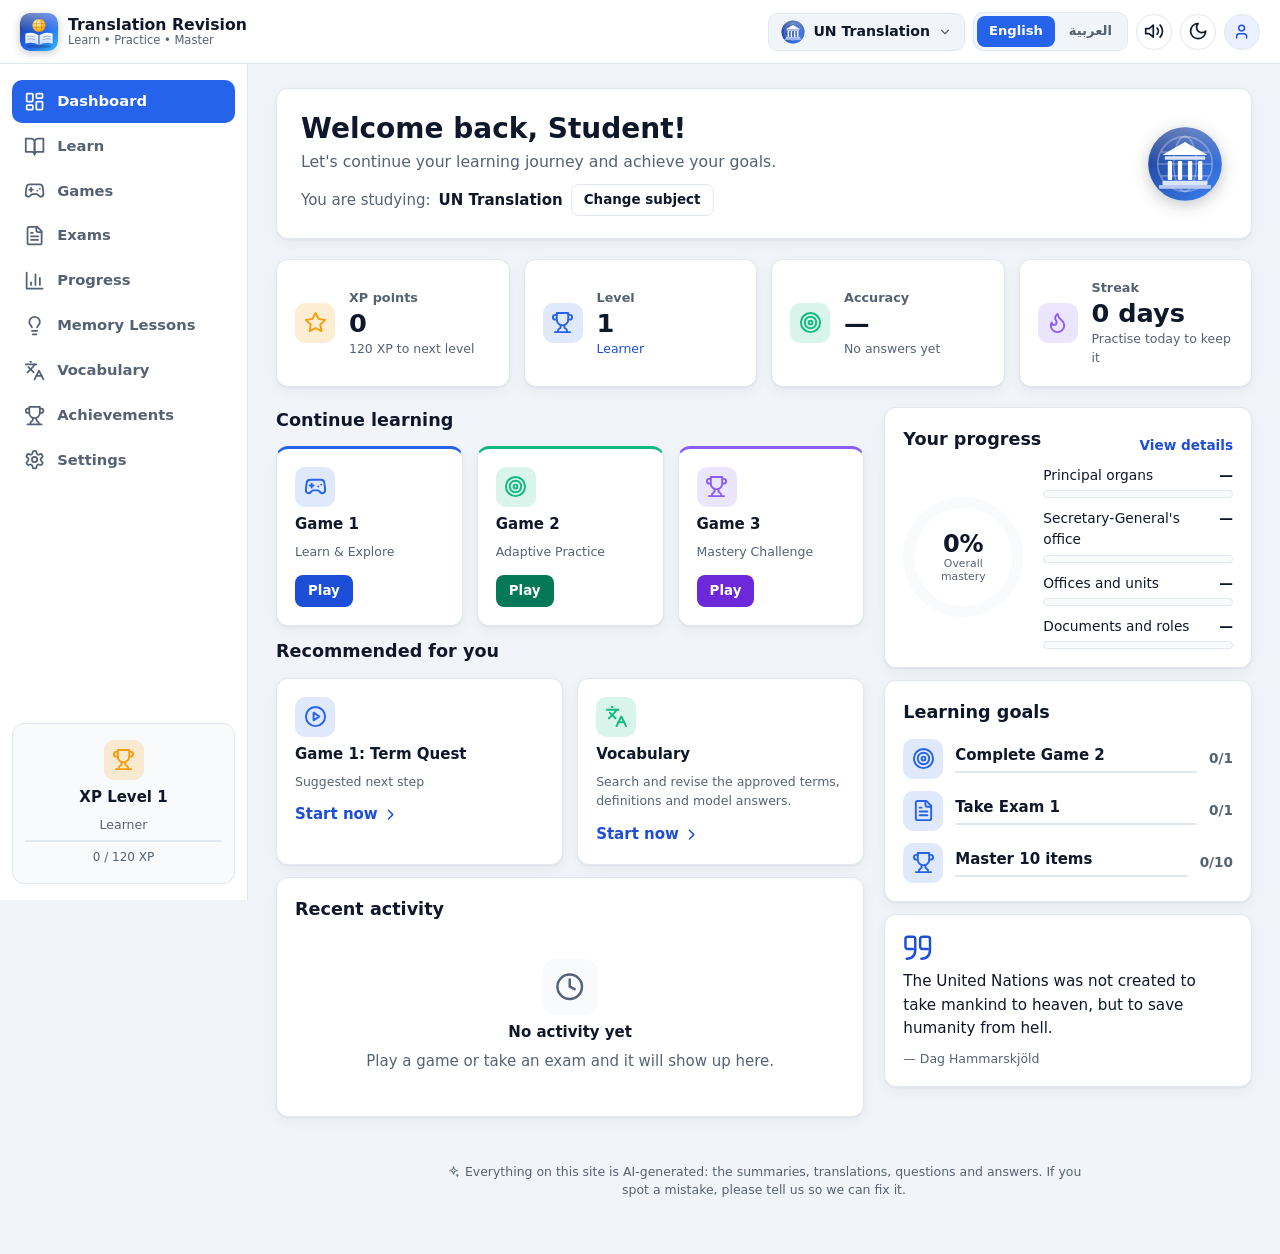
<file: index.html>
<!doctype html>
<html lang="en" dir="ltr">
<head>
  <meta charset="utf-8">
  <meta name="viewport" content="width=device-width, initial-scale=1">
  <meta name="description" content="Translation Revision: an offline, bilingual study game for UN and tourist translation.">
  <meta name="theme-color" content="#2563eb">
  <meta name="color-scheme" content="light dark">
  <title>Translation Revision</title>
  <link rel="manifest" href="manifest.webmanifest">
  <link rel="icon" href="icon.svg" type="image/svg+xml">
  <link rel="stylesheet" href="css/style.css">
</head>
<body>
  <a class="skip" href="#app">Skip to content</a>
  <header id="hdr" class="topbar"></header>
  <div class="shell">
    <aside id="side" class="side" aria-label="Main"></aside>
    <main id="app" class="app"></main>
  </div>
  <nav id="nav" class="bottomnav" aria-label="Main"></nav>
  <div id="toasts" class="toasts" aria-live="polite"></div>
  <noscript><p style="padding:2rem">This study site needs JavaScript. It works offline, and your progress stays on your device.</p></noscript>

  <!-- Classic scripts in dependency order (no modules, no fetch: works from file://). -->
  <script src="js/data/terms.js"></script>
  <script src="js/data/questions.js"></script>
  <script src="js/data/answer-keys.js"></script>
  <script src="js/data/resources.js"></script>
  <script src="js/data/lessons.js"></script>
  <script src="js/data/tourist/terms.js"></script>
  <script src="js/data/tourist/content.js"></script>
  <script src="js/data/tourist/reading.js"></script>
  <script src="js/data/tourist/definitions.js"></script>
  <script src="js/data/tourist/help.js"></script>
  <script src="js/data/interp/gaps.js"></script>
  <script src="js/data/interp/bank.js"></script>
  <script src="js/data/interp/videos.js"></script>
  <script src="js/data/interp/videos-ar.js"></script>
  <script src="js/data/interp/content.js"></script>
  <script src="js/data/discourse/content.js"></script>
  <script src="js/data/research/ch1.js"></script>
  <script src="js/data/research/ch2.js"></script>
  <script src="js/data/research/ch3.js"></script>
  <script src="js/data/research/ch4.js"></script>
  <script src="js/data/research/content.js"></script>
  <script src="js/data/scientific/terms.js"></script>
  <script src="js/data/scientific/reading.js"></script>
  <script src="js/data/scientific/content.js"></script>
  <script src="js/data/sports/ch5.js"></script>
  <script src="js/data/sports/ch6.js"></script>
  <script src="js/data/sports/ch7.js"></script>
  <script src="js/data/sports/content.js"></script>
  <script src="js/subjects.js"></script>
  <script src="js/i18n.js"></script>
  <script src="js/i18n-ui.js"></script>
  <script src="js/icons.js"></script>
  <script src="js/check.js"></script>
  <script src="js/storage.js"></script>
  <script src="js/generator.js"></script>
  <script src="js/adaptive.js"></script>
  <script src="js/progress.js"></script>
  <script src="js/exam.js"></script>
  <script src="js/sfx.js"></script>
  <script src="js/fun.js"></script>
  <script src="js/art.js"></script>
  <script src="js/ui.js"></script>
  <script src="js/qview.js"></script>
  <script src="js/exam-ui.js"></script>
  <script src="js/games.js"></script>
  <script src="js/revise.js"></script>
  <script src="js/lessons-ui.js"></script>
  <script src="js/videos-ui.js"></script>
  <script src="js/reading-ui.js"></script>
  <script src="js/main.js"></script>
  <!-- Visit counter (GoatCounter: no cookies, no names; only which part of the site is opened). See SECURITY.md. -->
  <script src="js/visits.js"></script>
  <script data-goatcounter="https://ghost20051.goatcounter.com/count" async src="https://gc.zgo.at/count.js"></script>
</body>
</html>
</file>
<file: css/style.css>
/*
 * Design system. All colours live in the tokens below; light and dark are two themes of one design.
 * Fonts: installed fonts only (Inter / Cairo / Tajawal if the device has them, else system fonts). No CDN, no downloads.
 * Logical properties are used so RTL and LTR share one stylesheet.
 */
:root {
  --font: Inter, Poppins, "Segoe UI", system-ui, -apple-system, "Noto Sans", Roboto, Arial, sans-serif;
  --font-ar: Cairo, Tajawal, "Segoe UI", "Noto Sans Arabic", "Noto Naskh Arabic", Tahoma, sans-serif;
  --r-sm: 8px; --r: 12px; --r-lg: 16px; --bar-h: 64px; --side-w: 248px; --ctl-h: 40px;
  --blue: #2563eb; --green: #10b981; --purple: #8b5cf6; --amber: #f59e0b; --teal: #06b6d4; --pink: #ec4899;
  --ease: cubic-bezier(.2, .7, .2, 1);
  --solid-green: #047857; --solid-blue: #1d4ed8; --solid-purple: #6d28d9; --solid-red: #b91c1c;
}
:root, :root[data-theme="light"] {
  color-scheme: light;
  --bg: #f1f5f9; --surface: #ffffff; --surface-2: #f8fafc; --line: #e2e8f0; --text: #0f172a; --muted: #556274;
  --primary: #2563eb; --primary-d: #1d4ed8; --link: #1d4ed8; --on-primary: #ffffff; --primary-soft: #eaf0ff;
  --ok: #047857; --ok-bg: #e6f7f0; --bad: #b91c1c; --bad-bg: #fdecec; --warn: #92400e; --warn-bg: #fef3dc; --part-bg: #fff6d6;
  --shadow: 0 1px 2px rgba(15, 23, 42, .05), 0 4px 14px rgba(15, 23, 42, .05); --focus: #7c3aed;
}
:root[data-theme="dark"] {
  color-scheme: dark;
  --bg: #0b1120; --surface: #121a2e; --surface-2: #17213a; --line: #26324d; --text: #f1f5f9; --muted: #94a3b8;
  --primary: #7c3aed; --primary-d: #6d28d9; --link: #a78bfa; --on-primary: #ffffff; --primary-soft: #231b46;
  --ok: #34d399; --ok-bg: #0f2d24; --bad: #f87171; --bad-bg: #36171b; --warn: #fbbf24; --warn-bg: #33270d; --part-bg: #302a10;
  --shadow: 0 1px 2px rgba(0, 0, 0, .35), 0 6px 18px rgba(0, 0, 0, .28); --focus: #c4b5fd;
}
* { box-sizing: border-box; }
html { -webkit-text-size-adjust: 100%; scroll-behavior: smooth; }
body { margin: 0; background: var(--bg); color: var(--text); font-family: var(--font); font-size: 15px; line-height: 1.55; -webkit-font-smoothing: antialiased; }
html[lang="ar"] body, :lang(ar), [dir="rtl"] { font-family: var(--font-ar); }
html[lang="ar"] body { line-height: 1.8; }
.bidi { unicode-bidi: isolate; } [lang="ar"] { font-family: var(--font-ar); }
h1, h2, h3, p { margin: 0; } h1 { font-size: clamp(1.4rem, 2.6vw, 1.75rem); line-height: 1.25; font-weight: 700; } h2 { font-size: 1.1rem; font-weight: 700; margin-bottom: 12px; } h3 { font-size: .95rem; font-weight: 700; margin: 10px 0 6px; }
a { color: var(--link); text-decoration: none; }
:focus-visible { outline: 3px solid var(--focus); outline-offset: 2px; border-radius: 6px; }
.skip { position: absolute; inset-inline-start: -999px; } .skip:focus { inset-inline-start: 8px; top: 8px; background: var(--surface); padding: 8px 12px; z-index: 99; border-radius: 8px; }
html.theme-anim *, html.theme-anim *::before, html.theme-anim *::after { transition: background-color .3s ease, color .3s ease, border-color .3s ease, fill .3s ease !important; }

/* icons */
.ico { display: inline-flex; width: 1.15em; height: 1.15em; flex: none; vertical-align: -.2em; } .ico svg { width: 100%; height: 100%; display: block; }
[dir="rtl"] .ico.flip svg { transform: scaleX(-1); }
.ico-heart svg { fill: #ef4444; stroke: #ef4444; } .ico-heart.off svg { fill: none; stroke: var(--muted); }

/* top bar */
.topbar { position: sticky; top: 0; z-index: 30; height: var(--bar-h); display: flex; align-items: center; justify-content: space-between; gap: 12px; padding: 0 20px; background: var(--surface); border-block-end: 1px solid var(--line); }
.brand { display: flex; align-items: center; gap: 10px; color: var(--text); min-width: 0; }
.logo { width: 38px; height: 38px; border-radius: 10px; display: grid; place-items: center; background: var(--primary); color: var(--on-primary); font-size: 1.3rem; flex: none; }
.bt { display: flex; flex-direction: column; line-height: 1.15; min-width: 0; } .bt b { font-size: .98rem; white-space: nowrap; } .bt small { color: var(--muted); font-size: .72rem; white-space: nowrap; }
.tools { display: flex; align-items: center; gap: 8px; }
.seg { display: inline-flex; padding: 3px; gap: 2px; background: var(--bg); border: 1px solid var(--line); border-radius: 10px; }
.seg button { font: inherit; font-size: .82rem; font-weight: 600; border: 0; background: transparent; color: var(--muted); padding: 5px 12px; border-radius: 8px; cursor: pointer; transition: background .15s, color .15s; }
.seg button.on { background: var(--primary); color: var(--on-primary); } .seg button:hover:not(.on) { color: var(--text); }
.seg.wide { display: flex; } .seg.wide button { flex: 1; padding: 9px 12px; font-size: .9rem; }
.icon-btn { font: inherit; font-size: 1.1rem; display: inline-grid; place-items: center; width: 36px; height: 36px; background: transparent; border: 0; color: var(--muted); cursor: pointer; border-radius: 10px; transition: background .15s, color .15s; }
.icon-btn:hover { background: var(--bg); color: var(--text); } .icon-btn.round { border: 1px solid var(--line); border-radius: 50%; color: var(--text); background: var(--surface); }
.avatar { width: 36px; height: 36px; border-radius: 50%; display: grid; place-items: center; background: var(--primary-soft); color: var(--link); border: 1px solid var(--line); }

/* shell */
.shell { display: grid; grid-template-columns: var(--side-w) minmax(0, 1fr); max-width: 1440px; margin: 0 auto; }
.side { position: sticky; top: var(--bar-h); height: calc(100vh - var(--bar-h)); display: flex; flex-direction: column; gap: 16px; padding: 16px 12px; border-inline-end: 1px solid var(--line); background: var(--surface); }
.side-nav { display: flex; flex-direction: column; gap: 2px; overflow-y: auto; }
.side-nav a, .sheet-link { display: flex; align-items: center; gap: 12px; padding: 10px 12px; border-radius: 10px; color: var(--muted); font-weight: 600; font-size: .92rem; transition: background .15s, color .15s; }
.side-nav a .ico { font-size: 1.15rem; }
.side-nav a:hover, .sheet-link:hover { background: var(--bg); color: var(--text); } .side-nav a.on { background: var(--primary); color: var(--on-primary); }
.levelcard { margin-top: auto; display: flex; flex-direction: column; align-items: center; gap: 6px; text-align: center; padding: 16px 12px; border: 1px solid var(--line); border-radius: var(--r); background: var(--surface-2); }
.levelcard small { color: var(--muted); } .levelcard .bar { width: 100%; } .xpnum { font-size: .75rem; }
.app { padding: 24px 28px 48px; min-width: 0; }
.view { animation: viewIn .25s var(--ease); } @keyframes viewIn { from { opacity: 0; transform: translateY(6px); } to { opacity: 1; transform: none; } }
.page { display: flex; flex-direction: column; gap: 20px; } .page.narrow { max-width: 680px; margin-inline: auto; width: 100%; }
.pagehead { display: flex; justify-content: space-between; align-items: flex-end; gap: 12px; flex-wrap: wrap; }
.bottomnav { display: none; }
body.exam-mode .side, body.exam-mode .bottomnav { display: none; } body.exam-mode .shell { grid-template-columns: minmax(0, 1fr); max-width: 860px; } body.exam-mode .view { animation: none; }

/* primitives */
.card { background: var(--surface); border: 1px solid var(--line); border-radius: var(--r); padding: 18px; box-shadow: var(--shadow); }
.stack { display: flex; flex-direction: column; gap: 12px; }
.row { display: flex; gap: 10px; flex-wrap: wrap; align-items: center; } .row.between { justify-content: space-between; } .row.end { justify-content: flex-end; } .row.center { justify-content: center; } .row.grow > :first-child { flex: 1; min-width: 180px; }
.grid2 { display: grid; grid-template-columns: repeat(auto-fit, minmax(260px, 1fr)); gap: 14px; } .grid3 { display: grid; grid-template-columns: repeat(auto-fit, minmax(220px, 1fr)); gap: 14px; } .grid4 { display: grid; grid-template-columns: repeat(auto-fit, minmax(200px, 1fr)); gap: 14px; }
.grid3.tight { grid-template-columns: repeat(auto-fit, minmax(150px, 1fr)); }
.cols { display: grid; grid-template-columns: minmax(0, 1.6fr) minmax(0, 1fr); gap: 20px; align-items: start; }
.muted { color: var(--muted); } .small { font-size: .85rem; } .lead { color: var(--muted); font-size: .98rem; margin-top: 4px; } .center { text-align: center; }
.link { display: inline-flex; align-items: center; gap: 4px; font-weight: 600; color: var(--link); }
.note { background: var(--part-bg); padding: 10px 14px; border-radius: var(--r-sm); }
.tip { display: flex; gap: 10px; align-items: flex-start; background: var(--warn-bg); color: var(--text); padding: 10px 12px; border-radius: var(--r-sm); margin: 8px 0; } .tip .ico { color: var(--warn); margin-top: 3px; }
.pill { display: inline-block; padding: 1px 10px; border-radius: 999px; background: var(--surface-2); border: 1px solid var(--line); font-size: .78rem; font-weight: 600; margin: 2px; } .pill.warn { background: var(--warn-bg); color: var(--warn); border-color: transparent; } .pill.good { background: var(--ok-bg); color: var(--ok); border-color: transparent; }
.chip { display: inline-flex; align-items: center; gap: 5px; padding: 3px 11px; border-radius: 999px; background: var(--surface-2); border: 1px solid var(--line); font-weight: 600; font-size: .88rem; } .chip.big { font-size: 1.05rem; } .chip.low, .timer.low { color: var(--bad); }

.btn { font: inherit; font-weight: 600; font-size: .92rem; min-height: var(--ctl-h); border: 1px solid transparent; border-radius: 10px; padding: 0 16px; cursor: pointer; display: inline-flex; align-items: center; justify-content: center; gap: 8px; transition: background .15s, transform .12s, box-shadow .15s, border-color .15s; }
.btn:hover:not(:disabled) { transform: translateY(-1px); box-shadow: var(--shadow); } .btn:active:not(:disabled) { transform: none; } .btn:disabled { opacity: .45; cursor: not-allowed; }
.btn.primary { background: var(--primary); color: var(--on-primary); } .btn.primary:hover:not(:disabled) { background: var(--primary-d); }
.btn.ghost { background: var(--surface); border-color: var(--line); color: var(--text); } .btn.ghost:hover:not(:disabled) { border-color: var(--link); }
.btn.ok, .btn.green { background: var(--solid-green); color: #fff; } .btn.blue { background: var(--solid-blue); color: #fff; } .btn.purple { background: var(--solid-purple); color: #fff; }
.btn.bad, .btn.danger { background: var(--solid-red); color: #fff; } .btn.part, .btn.warn { background: var(--amber); color: #1a1202; }
.btn.big { min-height: 48px; padding: 0 24px; font-size: 1rem; } .btn.small { min-height: 32px; padding: 0 12px; font-size: .84rem; border-radius: 8px; }
label { font-weight: 600; font-size: .9rem; }
select, .txt { font: inherit; min-height: var(--ctl-h); padding: 8px 12px; border-radius: 10px; border: 1px solid var(--line); background: var(--surface); color: var(--text); width: 100%; }
.txt:focus, select:focus { border-color: var(--link); outline: 3px solid color-mix(in srgb, var(--focus) 35%, transparent); outline-offset: 0; }
.txt.area { resize: vertical; min-height: 120px; }

.tile { display: inline-grid; place-items: center; width: 40px; height: 40px; border-radius: 10px; font-size: 1.25rem; flex: none; background: var(--primary-soft); color: var(--link); }
.tile.blue { background: color-mix(in srgb, var(--blue) 14%, transparent); color: var(--blue); } .tile.green { background: color-mix(in srgb, var(--green) 16%, transparent); color: var(--green); }
.tile.purple { background: color-mix(in srgb, var(--purple) 16%, transparent); color: var(--purple); } .tile.amber { background: color-mix(in srgb, var(--amber) 18%, transparent); color: var(--amber); }
.tile.slate { background: var(--surface-2); color: var(--muted); } .tile.big { width: 56px; height: 56px; font-size: 1.6rem; border-radius: 14px; }
.big-emoji { display: grid; place-items: center; width: 52px; height: 52px; border-radius: 14px; background: var(--primary-soft); color: var(--link); font-size: 1.6rem; }
.bar { height: 8px; background: var(--surface-2); border-radius: 999px; overflow: hidden; border: 1px solid var(--line); flex: 1; min-width: 80px; }
.bar .fill { height: 100%; background: var(--primary); border-radius: 999px; transition: width .5s var(--ease); } .bar.good .fill { background: var(--green); } .bar.warn .fill { background: var(--amber); }
.bar.timebar .fill { transition: width 1s linear; background: var(--purple); } .bar.timebar.low .fill { background: var(--bad); }

/* dashboard */
.welcome { display: flex; justify-content: space-between; align-items: center; gap: 16px; padding: 22px 24px; }
.emblem { display: grid; place-items: center; width: 84px; height: 84px; border-radius: 50%; background: var(--primary-soft); color: var(--link); font-size: 2.6rem; flex: none; }
.stat { display: flex; align-items: center; gap: 14px; } .stat .sbody { display: flex; flex-direction: column; min-width: 0; } .stat small { color: var(--muted); font-size: .8rem; font-weight: 600; }
.stat .num { font-size: 1.6rem; line-height: 1.2; font-weight: 700; font-variant-numeric: tabular-nums; } .ssub { font-size: .78rem; } .ssub.muted { color: var(--muted); } .ssub.green { color: var(--ok); } .ssub.blue { color: var(--link); }
.gcard { display: flex; flex-direction: column; align-items: flex-start; gap: 6px; } .gcard .btn { margin-top: 8px; } .gcard.tone-blue { border-top: 3px solid var(--blue); } .gcard.tone-green { border-top: 3px solid var(--green); } .gcard.tone-purple { border-top: 3px solid var(--purple); }
.rcard { display: flex; flex-direction: column; align-items: flex-start; gap: 6px; color: var(--text); transition: border-color .15s, transform .15s; } .rcard:hover { border-color: var(--link); transform: translateY(-2px); } .rcard .link { margin-top: 6px; }
.progress-split { display: flex; align-items: center; gap: 20px; flex-wrap: wrap; } .catlist { flex: 1; min-width: 180px; display: flex; flex-direction: column; gap: 10px; }
.catrow { display: grid; grid-template-columns: 1fr auto; gap: 4px 10px; font-size: .86rem; } .catrow .bar { grid-column: 1 / -1; }
.ring { --p: 0; width: 120px; height: 120px; border-radius: 50%; display: grid; place-content: center; text-align: center; background: conic-gradient(var(--primary) calc(var(--p) * 1%), var(--surface-2) 0); position: relative; flex: none; transition: background .5s; }
.ring::before { content: ""; position: absolute; inset: 11px; background: var(--surface); border-radius: 50%; } .ring span, .ring small { position: relative; } .ring span { font-size: 1.5rem; font-weight: 700; line-height: 1.1; } .ring small { color: var(--muted); font-size: .68rem; max-width: 70px; line-height: 1.2; }
.activity, .goals { list-style: none; padding: 0; margin: 0; display: flex; flex-direction: column; gap: 12px; }
.activity li, .goals li { display: flex; align-items: center; gap: 12px; } .activity li > div, .goals li > div { flex: 1; min-width: 0; display: flex; flex-direction: column; gap: 4px; } .when { white-space: nowrap; } .gcount { font-size: .85rem; color: var(--muted); }
.quote { display: flex; flex-direction: column; gap: 8px; } .quote > .ico { font-size: 1.6rem; color: var(--link); } .quote p { font-size: .95rem; }
.empty { display: flex; flex-direction: column; align-items: center; gap: 6px; text-align: center; padding: 24px 12px; }
.journey { list-style: none; display: grid; grid-template-columns: repeat(auto-fit, minmax(110px, 1fr)); gap: 10px; padding: 0; margin: 8px 0; }
.step a { display: flex; flex-direction: column; align-items: center; gap: 6px; color: var(--text); padding: 12px 6px; border-radius: var(--r); background: var(--surface); border: 1px solid var(--line); text-align: center; font-weight: 600; font-size: .84rem; }
.bubble { width: 38px; height: 38px; border-radius: 50%; display: grid; place-items: center; background: var(--surface-2); border: 2px solid var(--line); font-size: 1.1rem; color: var(--muted); }
.step.done .bubble { background: var(--solid-green); color: #fff; border-color: var(--solid-green); } .step.part .bubble { border-color: var(--amber); } .sc { color: var(--ok); }
.exrow { display: flex; align-items: center; gap: 12px; margin: 10px 0; } .exn { min-width: 130px; font-weight: 600; } .exv { min-width: 44px; text-align: end; font-weight: 700; } .delta { min-width: 52px; font-weight: 700; color: var(--muted); font-size: .85rem; }
.exam-card, .game-card, .mode { display: flex; flex-direction: column; gap: 8px; align-items: flex-start; } .exam-card .btn, .game-card .btn, .mode .btn { margin-top: auto; }
.list { padding-inline-start: 1.2rem; margin: .4rem 0; } .list li { margin: 6px 0; }
.ach-grid { display: grid; grid-template-columns: repeat(auto-fill, minmax(240px, 1fr)); gap: 12px; } .ach { display: flex; gap: 12px; align-items: center; box-shadow: none; } .ach:not(.got) { opacity: .65; } .ach.got { border-color: var(--amber); }

/* learn, vocabulary, media */
.res summary { cursor: pointer; font-weight: 700; display: flex; justify-content: space-between; gap: 8px; align-items: center; list-style: none; } .res summary::-webkit-details-marker { display: none; }
.res summary .rt { flex: 1; } .res .caret { transition: transform .2s; color: var(--muted); } .res[open] .caret { transform: rotate(90deg); } .res > p, .res > .tip, .res > .terms, .res > .media { margin-top: 10px; }
.terms { display: grid; grid-template-columns: repeat(auto-fit, minmax(240px, 1fr)); gap: 8px; }
.term { display: flex; justify-content: space-between; gap: 8px; padding: 8px 12px; border: 1px solid var(--line); border-radius: var(--r-sm); align-items: center; background: var(--surface-2); } .term .ar { font-weight: 700; }
.media video, .media audio { width: 100%; border-radius: var(--r-sm); background: #000; } .media audio { background: transparent; } .mediaempty { display: flex; gap: 8px; align-items: center; }
.quote.model, .quote.model-q, p.quote { border-inline-start: 3px solid var(--green); padding: 8px 12px; background: var(--surface-2); border-radius: 8px; }
.toolbar { display: flex; gap: 12px; flex-wrap: wrap; align-items: center; justify-content: space-between; }
.tabs { display: inline-flex; gap: 4px; padding: 4px; background: var(--surface); border: 1px solid var(--line); border-radius: 10px; max-width: 100%; overflow-x: auto; }
.tab { font: inherit; font-weight: 600; font-size: .88rem; border: 0; background: transparent; color: var(--muted); padding: 7px 14px; border-radius: 8px; cursor: pointer; white-space: nowrap; } .tab.on { background: var(--primary-soft); color: var(--link); }
.searchbox { position: relative; flex: 1; min-width: 200px; max-width: 360px; } .searchbox .ico { position: absolute; inset-inline-start: 12px; top: 50%; transform: translateY(-50%); color: var(--muted); } .searchbox .txt { padding-inline-start: 38px; }
.chips-row { display: flex; gap: 8px; flex-wrap: wrap; } .chips-row:empty { display: none; }
.chipbtn { font: inherit; font-size: .84rem; font-weight: 600; padding: 5px 12px; border-radius: 999px; border: 1px solid var(--line); background: var(--surface); color: var(--muted); cursor: pointer; } .chipbtn.on { background: var(--primary); border-color: var(--link); color: var(--on-primary); }
.vlist { display: flex; flex-direction: column; gap: 8px; }
.vrow { display: grid; grid-template-columns: 32px minmax(0, 1.2fr) minmax(0, 1fr) auto; gap: 12px; align-items: center; padding: 12px 16px; } .vrow.def { display: flex; gap: 14px; }
.vnum { color: var(--muted); font-size: .8rem; font-weight: 700; } .ven { font-weight: 600; display: flex; align-items: center; gap: 4px; } .var { font-weight: 700; font-size: 1.05rem; }
.mcard { display: flex; flex-direction: column; gap: 10px; }

/* questions */
.qbox { display: flex; flex-direction: column; gap: 16px; }
.qprompt { font-size: 1.25rem; font-weight: 600; line-height: 1.5; }
.qtype { font-size: .74rem; text-transform: uppercase; letter-spacing: .06em; color: var(--muted); font-weight: 700; margin-bottom: 8px; display: flex; gap: 6px; align-items: center; }
.opts { display: grid; gap: 10px; }
.opt { display: flex; gap: 12px; align-items: center; text-align: start; font: inherit; font-size: 1rem; min-height: 52px; padding: 10px 14px; border: 1.5px solid var(--line); background: var(--surface); color: var(--text); border-radius: var(--r); cursor: pointer; transition: border-color .12s, background .12s; }
.opt:hover:not(:disabled) { border-color: var(--link); }
.opt .letter { flex: none; width: 28px; height: 28px; border-radius: 50%; display: grid; place-items: center; background: var(--surface-2); border: 1px solid var(--line); font-weight: 700; font-size: .82rem; }
.opt.sel { border-color: var(--link); background: var(--primary-soft); } .opt.sel .letter { background: var(--primary); color: var(--on-primary); border-color: var(--link); }
.opt.right { border-color: var(--green); background: var(--ok-bg); } .opt.right .letter { background: var(--solid-green); color: #fff; border-color: var(--solid-green); } .opt.wrong { border-color: var(--bad); background: var(--bad-bg); animation: shake .35s; }
.opts.tf { grid-template-columns: 1fr 1fr; }
.feedback { display: none; padding: 12px 14px; border-radius: var(--r-sm); } .feedback.show { display: block; animation: viewIn .2s; } .feedback b { display: inline-flex; align-items: center; gap: 6px; }
.feedback.ok { background: var(--ok-bg); } .feedback.bad { background: var(--bad-bg); } .feedback.part { background: var(--part-bg); }
.hidden { display: none !important; } .reveal { display: flex; flex-direction: column; gap: 10px; }

/* exam: calm, distraction-free */
.exam-head { position: sticky; top: calc(var(--bar-h) + 8px); z-index: 5; display: flex; flex-direction: column; gap: 10px; padding: 12px 16px; }
.timer { font-weight: 700; font-variant-numeric: tabular-nums; display: inline-flex; gap: 6px; align-items: center; }
.qnav { display: flex; flex-wrap: wrap; gap: 6px; }
.dot { width: 34px; height: 34px; border-radius: 8px; border: 1px solid var(--line); background: var(--surface); color: var(--text); font-weight: 600; font-size: .85rem; cursor: pointer; }
.dot.done { background: var(--primary-soft); border-color: var(--link); color: var(--link); } .dot.cur { outline: 2px solid var(--primary); outline-offset: 1px; }
.qarea { min-height: 240px; }
.result { display: flex; gap: 22px; align-items: center; flex-wrap: wrap; } .result.center { flex-direction: column; text-align: center; }
.result .ring { width: 130px; height: 130px; }
.corr { border-inline-start: 4px solid var(--line); display: flex; flex-direction: column; gap: 8px; } .corr.ok { border-inline-start-color: var(--green); } .corr.bad { border-inline-start-color: var(--bad); } .corr.part { border-inline-start-color: var(--amber); } .corr.pending { border-inline-start-color: var(--purple); }
.corr .qprompt { font-size: 1.05rem; } .given.right { color: var(--ok); font-weight: 600; } .badge { font-size: 1.2rem; } .corr.ok .badge { color: var(--ok); } .corr.bad .badge { color: var(--bad); } .corr.part .badge { color: var(--amber); }
.rules { padding-inline-start: 1.2rem; margin: 0; } .rules li { margin: 4px 0; }

/* games */
.topbar-row h1, .row.topbar h1 { margin: 0; }
button.act { text-align: start; font: inherit; color: inherit; cursor: pointer; display: flex; flex-direction: column; gap: 6px; transition: transform .15s, border-color .15s; position: relative; align-items: flex-start; } button.act:hover { transform: translateY(-2px); border-color: var(--link); }
button.act .pill { position: absolute; inset-block-start: 12px; inset-inline-end: 12px; }
.flipcard { perspective: 900px; height: 250px; max-width: 520px; margin: 18px auto; cursor: pointer; } .flipcard .inner { position: relative; width: 100%; height: 100%; transition: transform .5s var(--ease); transform-style: preserve-3d; } .flipcard.flipped .inner { transform: rotateY(180deg); }
.face { position: absolute; inset: 0; backface-visibility: hidden; -webkit-backface-visibility: hidden; border-radius: var(--r-lg); display: flex; flex-direction: column; align-items: center; justify-content: center; gap: 10px; padding: 18px; text-align: center; box-shadow: var(--shadow); }
.front { background: var(--primary); color: var(--on-primary); } .front .icon-btn { color: var(--on-primary); } .back { background: var(--surface); border: 2px solid var(--primary); transform: rotateY(180deg); }
.big-term { font-size: clamp(1.3rem, 3.6vw, 1.8rem); font-weight: 700; display: flex; align-items: center; gap: 8px; flex-wrap: wrap; justify-content: center; }
.matchgrid { display: grid; grid-template-columns: 1fr 1fr; gap: 14px; margin-top: 12px; } .col { display: flex; flex-direction: column; gap: 10px; }
.mbtn { font: inherit; padding: 12px 10px; border-radius: var(--r); border: 1.5px solid var(--line); background: var(--surface); color: var(--text); cursor: pointer; min-height: 56px; transition: border-color .12s, background .12s; }
.mbtn:hover:not(.done) { border-color: var(--link); } .mbtn.sel { border-color: var(--link); background: var(--primary-soft); } .mbtn.done { background: var(--ok-bg); border-color: var(--green); opacity: .75; cursor: default; }
.shake { animation: shake .35s; border-color: var(--bad) !important; }
@keyframes shake { 20%, 60% { transform: translateX(-5px); } 40%, 80% { transform: translateX(5px); } }
.meter { font-weight: 600; display: flex; gap: 6px; align-items: center; } .blk { width: 26px; height: 12px; border-radius: 4px; background: var(--surface-2); border: 1px solid var(--line); } .blk.on { background: var(--green); border-color: var(--green); }
.lesson { display: flex; flex-direction: column; gap: 8px; } .lesson .big-term.ar { color: var(--link); }
.hearts { display: inline-flex; gap: 4px; font-size: 1.25rem; }
.boss { border-top: 3px solid var(--purple); }

/* toasts + dialogs */
.toasts { position: fixed; inset-inline: 0; bottom: 24px; display: flex; flex-direction: column; align-items: center; gap: 8px; pointer-events: none; z-index: 70; }
.toast { display: inline-flex; align-items: center; gap: 8px; background: var(--text); color: var(--bg); padding: 10px 16px; border-radius: 10px; font-weight: 600; box-shadow: var(--shadow); animation: viewIn .25s; transition: opacity .4s; } .toast.ach { background: var(--solid-purple); color: #fff; } .toast.out { opacity: 0; }
.overlay { position: fixed; inset: 0; background: rgba(8, 12, 24, .55); backdrop-filter: blur(2px); display: grid; place-items: center; z-index: 80; padding: 16px; } .dialog { max-width: 420px; width: 100%; animation: viewIn .2s; display: flex; flex-direction: column; gap: 16px; }
.sheet-wrap { align-items: end; padding: 0; } .sheet { width: 100%; max-width: 560px; border-radius: var(--r-lg) var(--r-lg) 0 0; padding: 12px; display: flex; flex-direction: column; gap: 2px; animation: sheetIn .22s var(--ease); } @keyframes sheetIn { from { transform: translateY(24px); opacity: 0; } to { transform: none; opacity: 1; } }
.sheet-link { font-size: 1rem; padding: 14px 12px; }
/* a sheet never grows past the visible screen (on phones the browser bars cover part of 100vh, hence dvh where supported): its list scrolls instead */
.sheet-wrap .sheet { max-height: calc(100vh - 16px); max-height: calc(100dvh - 16px); overflow-y: auto; overscroll-behavior: contain; -webkit-overflow-scrolling: touch; } .sheet > * { flex-shrink: 0; }

/* tablet */
@media (max-width: 1100px) { .cols { grid-template-columns: minmax(0, 1fr); } :root { --side-w: 212px; } .app { padding: 20px 20px 40px; } }
/* mobile: dedicated layout with bottom navigation */
@media (max-width: 860px) {
  .shell { grid-template-columns: minmax(0, 1fr); } .side { display: none; }
  .topbar { padding: 0 12px; } .bt small { display: none; } .avatar { display: none; }
  .app { padding: 16px 14px calc(88px + env(safe-area-inset-bottom)); }
  .bottomnav { display: flex; position: fixed; inset-inline: 0; bottom: 0; z-index: 40; background: var(--surface); border-block-start: 1px solid var(--line); padding: 6px 6px calc(6px + env(safe-area-inset-bottom)); }
  .bottomnav a, .bottomnav .morebtn { flex: 1; display: flex; flex-direction: column; align-items: center; gap: 2px; padding: 6px 2px; min-height: 52px; border-radius: 10px; color: var(--muted); font: inherit; font-size: .7rem; font-weight: 600; background: none; border: 0; cursor: pointer; }
  .bottomnav .ico { font-size: 1.3rem; } .bottomnav a.on, .bottomnav .morebtn.on { color: var(--link); background: var(--primary-soft); }
  .toasts { bottom: calc(84px + env(safe-area-inset-bottom)); }
  .welcome { padding: 16px; } .emblem { width: 56px; height: 56px; font-size: 1.7rem; }
  .vrow { grid-template-columns: 28px minmax(0, 1fr); } .vrow .var { grid-column: 2; } .vrow .pill { grid-column: 2; justify-self: start; }
  .exn { min-width: 84px; } .exam-head { top: calc(var(--bar-h) + 4px); }
  .qprompt { font-size: 1.12rem; } .opt { min-height: 54px; } .btn { min-height: 44px; } .btn.small { min-height: 36px; } .seg button { padding: 6px 10px; }
  body.exam-mode .app { padding-bottom: 32px; }
}
@media (max-width: 420px) { .bt b { font-size: .88rem; } .opts.tf { grid-template-columns: 1fr; } .matchgrid { gap: 8px; } .progress-split { justify-content: center; } }
@media (prefers-reduced-motion: reduce) { html.theme-anim *, *, *::before, *::after { animation: none !important; transition: none !important; scroll-behavior: auto !important; } }

/* memory lessons */
.lcard { display: grid; grid-template-columns: auto 1fr; gap: 6px 14px; align-items: center; color: var(--text); transition: border-color .15s, transform .15s; } .lcard:hover { border-color: var(--link); transform: translateY(-2px); }
.lcard .lbody { display: flex; flex-direction: column; } .lcard .pill, .lcard .link { grid-column: 2; justify-self: start; }
.lesson h1 { font-size: 1.3rem; } .lessonarea { min-height: 320px; }
.stepin { animation: viewIn .3s var(--ease); } .lstep { display: flex; flex-direction: column; gap: 14px; } .lcap { color: var(--muted); }
.lstep.say { flex-direction: row; align-items: flex-start; gap: 14px; } .bubble-t { flex: 1; background: var(--surface-2); border: 1px solid var(--line); border-radius: var(--r); padding: 14px 16px; font-size: 1.05rem; line-height: 1.7; }
.splits, .hooks, .blocks { display: flex; flex-direction: column; gap: 10px; }
.split, .hook, .cmpcol, .block { animation: viewIn .4s var(--ease) both; box-shadow: none; padding: 12px 14px; }
.sline { display: flex; align-items: center; gap: 8px; flex-wrap: wrap; } .chips { display: flex; gap: 6px; flex-wrap: wrap; }
.wchip { padding: 4px 12px; border-radius: 999px; font-weight: 700; font-size: .95rem; border: 1.5px solid transparent; }
.wchip.blue { background: color-mix(in srgb, var(--blue) 14%, transparent); border-color: var(--blue); color: var(--text); } .wchip.green { background: color-mix(in srgb, var(--green) 16%, transparent); border-color: var(--green); color: var(--text); }
.wchip.purple { background: color-mix(in srgb, var(--purple) 16%, transparent); border-color: var(--purple); color: var(--text); } .wchip.amber { background: color-mix(in srgb, var(--amber) 18%, transparent); border-color: var(--amber); color: var(--text); }
.hook { display: flex; gap: 12px; align-items: center; }
.cmp { display: grid; grid-template-columns: repeat(auto-fit, minmax(190px, 1fr)); gap: 12px; } .cmpcol { border-top: 3px solid var(--blue); } .cmpcol.tone-green { border-top-color: var(--green); } .cmpcol.tone-purple { border-top-color: var(--purple); } .cmpcol.tone-amber { border-top-color: var(--amber); }
.cmptitle { display: block; margin-bottom: 6px; font-size: 1.02rem; } .cmpcol ul { margin: 0; padding-inline-start: 1.1rem; } .cmpcol li { margin: 4px 0; }
.letterbadge { display: inline-grid; place-items: center; width: 40px; height: 40px; border-radius: 10px; font-weight: 800; font-size: 1.2rem; flex: none; color: #fff; background: var(--solid-blue); }
.letterbadge.green { background: var(--solid-green); } .letterbadge.purple { background: var(--solid-purple); } .letterbadge.amber { background: #92400e; } .letterbadge.big { width: 52px; height: 52px; font-size: 1.6rem; animation: viewIn .4s var(--ease) both; }
.acro { display: flex; gap: 8px; justify-content: center; flex-wrap: wrap; }
.block { display: flex; gap: 12px; align-items: flex-start; } .blabel { flex: none; padding: 2px 10px; border-radius: 999px; font-size: .78rem; font-weight: 700; background: var(--primary-soft); color: var(--link); } .ben { font-weight: 600; } .bar-hint { font-size: .9rem; }
.bigico { font-size: 2.2rem; color: var(--ok); }
@media (max-width: 560px) { .lstep.say { flex-direction: column; } }

.pairs { display: flex; gap: 8px; flex-wrap: wrap; align-items: flex-start; }
.pair { display: flex; flex-direction: column; align-items: center; gap: 2px; padding: 8px 12px; border-radius: var(--r-sm); border: 1.5px solid; min-width: 72px; text-align: center; font-weight: 700; }
.pair .ico.down svg { transform: rotate(90deg); } .pair .ico { color: var(--muted); font-size: .9rem; }
.pair.blue { background: color-mix(in srgb, var(--blue) 12%, transparent); border-color: var(--blue); } .pair.green { background: color-mix(in srgb, var(--green) 14%, transparent); border-color: var(--green); }
.pair.purple { background: color-mix(in srgb, var(--purple) 14%, transparent); border-color: var(--purple); } .pair.amber { background: color-mix(in srgb, var(--amber) 16%, transparent); border-color: var(--amber); }
.pair .par { font-size: 1.1rem; }
.sfull { margin-top: 10px; padding-top: 8px; border-top: 1px dashed var(--line); display: flex; gap: 10px; align-items: baseline; flex-wrap: wrap; } .bigar { font-weight: 800; font-size: 1.2rem; }

/* tourist lessons: term pairs, definition rows, subject switch */
.plist { display: flex; flex-direction: column; gap: 8px; }
.prow { display: grid; grid-template-columns: minmax(0, 1fr) auto minmax(0, 1fr); gap: 10px; align-items: center; padding: 10px 14px; box-shadow: none; animation: viewIn .35s var(--ease) both; }
.prow .pen { font-weight: 600; display: flex; align-items: center; gap: 4px; } .prow .par { font-weight: 700; text-align: end; font-size: 1.05rem; } .prow > .ico { color: var(--muted); }
.term.defrow { flex-direction: column; align-items: flex-start; }
.seg.subj button { white-space: nowrap; }
@media (max-width: 560px) { .bt { display: none; } .seg.subj button, .seg.lang button { padding: 5px 8px; font-size: .78rem; } .tools { gap: 4px; } .topbar { gap: 6px; } }
/* reading page */
.rpoint { padding: 10px 0; border-block-end: 1px solid var(--line); } .rpoint:last-child { border-block-end: 0; } .rpoint .ar { color: var(--muted); margin-top: 4px; }
.passage { display: flex; flex-direction: column; gap: 10px; } .passage .text { line-height: 1.8; } .passage .trans { border-inline-start: 3px solid var(--green); padding: 8px 12px; background: var(--surface-2); border-radius: 8px; line-height: 1.9; }

/* definitions: original + simple version + translation */
.defbox { width: 100%; margin-top: 6px; }
.defbox .dpart { padding: 8px 10px; border-radius: 10px; background: var(--surface-2, rgba(127,127,127,.08)); margin-bottom: 6px; }
.defbox .dpart.simple { border-inline-start: 3px solid var(--ok); }
.defbox .dpart.tr { border-inline-start: 3px solid var(--link); }
.defbox .dlbl { display: block; color: var(--muted); font-size: .72rem; text-transform: uppercase; letter-spacing: .04em; margin-bottom: 2px; }
.defbox .dtext { line-height: 1.55; }
.defbox .dtr { margin-top: 6px; padding-top: 6px; border-top: 1px dashed rgba(127,127,127,.35); }
.defbox .dnudge { display: block; margin-top: 6px; }
.dbtns { display: flex; flex-wrap: wrap; gap: 8px; }
.dbtn { display: inline-flex; align-items: center; gap: 6px; padding: 6px 12px; border-radius: 999px; border: 1px solid rgba(127,127,127,.4); background: transparent; color: inherit; font: inherit; font-size: .85rem; cursor: pointer; min-height: 36px; }
.dbtn .ico, .dbtn svg { width: 16px; height: 16px; }
.dbtn.on { background: var(--link); color: #fff; border-color: transparent; }
.term.withdef { flex-wrap: wrap; }
.vrow .defbox { flex-basis: 100%; grid-column: 1 / -1; } .vdef { flex: 1; min-width: 0; }
.terms .term.defrow, .terms .term.withdef { grid-column: 1 / -1; }
.prow .defbox, .vrow .defbox { grid-column: 1 / -1; }

.gapfull { font-weight: 600; line-height: 1.5; }
.gapsent { font-size: 1.15rem; line-height: 1.6; padding: 8px 4px; } .gapsent.small { font-size: .9rem; }

/* subject picker */
.subjbtn { display: inline-flex; align-items: center; gap: 8px; min-width: 0; max-width: 300px; padding: 6px 12px; border-radius: 10px; border: 1px solid var(--line); background: var(--bg); color: var(--text); font: inherit; font-size: .88rem; font-weight: 700; cursor: pointer; }
.subjbtn .sn { overflow: hidden; text-overflow: ellipsis; white-space: nowrap; min-width: 0; }
.subjbtn .ico { flex: none; } .subjbtn .ico.down { transform: rotate(90deg); width: 14px; height: 14px; color: var(--muted); }
.subjbtn:hover { border-color: var(--primary); }
.subjsheet h2 { margin: 4px 8px 10px; }
.subjrow { display: flex; align-items: center; gap: 12px; width: 100%; padding: 12px; margin-bottom: 8px; border-radius: 12px; border: 1px solid var(--line); background: transparent; color: inherit; font: inherit; text-align: start; cursor: pointer; }
.subjrow:hover { background: var(--bg); } .subjrow.on { border-color: var(--primary); }
.subjrow .sjt { flex: 1; display: flex; flex-direction: column; gap: 2px; min-width: 0; } .subjrow .sjt b { font-size: 1rem; }
/* phones: compact rows with a one-line description, so all the subjects fit on one screen */
@media (max-width: 560px) {
  .subjsheet h2 { margin: 0 6px 6px; font-size: 1.05rem; }
  .subjrow { padding: 7px 10px; margin-bottom: 5px; gap: 10px; }
  .subjrow .art { width: 36px; height: 36px; }
  .subjrow .sjt small { white-space: nowrap; overflow: hidden; text-overflow: ellipsis; }
}
.subjnow { display: flex; flex-wrap: wrap; align-items: center; gap: 8px; margin-top: 10px; }
.quip { margin-top: 8px; font-size: .92rem; color: var(--muted); font-style: italic; }
@media (max-width: 560px) { .subjbtn { max-width: 46vw; padding: 6px 8px; font-size: .8rem; } .topbar .logo { display: none; } }
/* phones: the tools may be narrower than their content, so the subject name shortens (…) instead of pushing the page sideways */
.subjbtn .sn-short { display: none; }
/* long links and codes (an ORCID or DOI link) wrap inside cards instead of widening the page */
.mopts li, .vdef, .qprompt, .opt, .given, .feedback, .chapter p, .chapter li, .chapter .quote { overflow-wrap: anywhere; }
@media (max-width: 560px) { .tools { min-width: 0; flex: 0 1 auto; } .subjbtn { flex: 0 1 auto; } .subjbtn .sn-long { display: none; } .subjbtn .sn-short { display: block; } }
@media (max-width: 360px) { .subjbtn .ico.down { display: none; } .subjbtn { gap: 5px; } }

/* fill-in-the-gap sentences: a real blank, and the answer in colour */
.gapline { line-height: 2; }
.gblank { display: inline-block; min-width: 6.5em; height: 1.2em; margin: 0 .3em; vertical-align: -.25em; border-bottom: 3px solid var(--primary); background: color-mix(in srgb, var(--primary) 10%, transparent); border-radius: 6px 6px 0 0; }
.gans { margin: 0 .15em; padding: 0 .35em; font-weight: 800; color: var(--ok); background: color-mix(in srgb, var(--ok) 16%, transparent); border-bottom: 3px solid var(--ok); border-radius: 6px 6px 0 0; }
.qprompt .gapline { font-size: 1.15em; }
@media (max-width: 760px) { .topbar .bt { display: none; } }

.typo { margin-top: 6px; font-size: .9rem; color: var(--warn, #b45309); font-weight: 600; }

/* numbered parts */
.qlabel { display: inline-block; margin-bottom: 8px; padding: 2px 10px; border-radius: 999px; font-size: .78rem; font-weight: 700; color: var(--primary); background: color-mix(in srgb, var(--primary) 12%, transparent); }
.qn { font-weight: 800; color: var(--muted); }
.mopts { list-style: none; margin: 8px 0 0; padding: 0; display: grid; gap: 6px; }
.mopts li { display: flex; align-items: center; gap: 10px; padding: 6px 10px; border-radius: 10px; border: 1px solid var(--line); }
.mopts li.right { border-color: var(--ok); }
.mopts .letter { display: inline-grid; place-items: center; width: 24px; height: 24px; border-radius: 50%; background: var(--bg); font-size: .75rem; font-weight: 700; flex: none; }

/* illustrated logo and subject emblems */
.logo { background: none !important; width: 38px; height: 38px; filter: drop-shadow(0 2px 4px rgba(15, 23, 42, .25)); }
.logo .art { display: block; border-radius: 10px; }
.emblem { background: none !important; filter: drop-shadow(0 4px 8px rgba(15, 23, 42, .25)); }
.subjbtn .art { flex: none; border-radius: 50%; } .subjbtn .art-brand { border-radius: 7px; }
.subjrow .art { flex: none; filter: drop-shadow(0 2px 4px rgba(15, 23, 42, .22)); }

/* ---- short explainer videos ---- */
.vgrid { display: grid; grid-template-columns: repeat(auto-fill, minmax(260px, 1fr)); gap: 12px; }
.vcardlink { display: flex; align-items: center; gap: 12px; padding: 12px 14px; color: inherit; text-decoration: none; }
.vcardlink:hover { border-color: var(--primary); }
.vlnum { flex: none; width: 30px; height: 30px; display: grid; place-items: center; border-radius: 50%; background: var(--primary); color: var(--on-primary); font-weight: 800; font-size: .85rem; }
.vlemoji { flex: none; font-size: 1.8rem; }
.vltxt { flex: 1; min-width: 0; display: flex; flex-direction: column; gap: 2px; } .vltxt b { line-height: 1.25; }
.vlplay { flex: none; color: var(--primary); }
.vbanner { display: flex; align-items: center; gap: 12px; padding: 12px 14px; color: inherit; text-decoration: none; margin-bottom: 14px; }
.vbanner .vbt { flex: 1; display: flex; flex-direction: column; }
.vlinks { margin-top: 6px; display: flex; flex-wrap: wrap; gap: 6px; }
.vlink { display: inline-flex; align-items: center; gap: 6px; padding: 3px 10px; border-radius: 999px; font-size: .8rem; font-weight: 700; color: var(--primary); background: color-mix(in srgb, var(--primary) 12%, transparent); text-decoration: none; }
.vhn { color: var(--muted); }

.vstage { --c1: #1e3a8a; --c2: #3b82f6; position: relative; overflow: hidden; border-radius: 18px; aspect-ratio: 16 / 9; color: #fff; font-size: clamp(12px, 2.1vw, 19px);
  background: radial-gradient(120% 120% at 20% 10%, var(--c2), var(--c1)); box-shadow: 0 10px 30px rgba(15, 23, 42, .3); isolation: isolate; }
.vstage.tone-amber { --c1: #92400e; --c2: #f59e0b; } .vstage.tone-green { --c1: #065f46; --c2: #10b981; } .vstage.tone-purple { --c1: #4c1d95; --c2: #a855f7; }
@media (max-width: 700px) { .vstage { aspect-ratio: 4 / 5; font-size: 14px; } }
.vstage::before { content: ''; position: absolute; inset: 0; background: radial-gradient(circle at 85% 15%, rgba(255, 255, 255, .18), transparent 40%); z-index: -1; }
.vstage.paused * { animation-play-state: paused !important; }
.vbadge { position: absolute; top: 10px; inset-inline-start: 12px; z-index: 3; padding: 4px 12px; border-radius: 999px; background: rgba(0, 0, 0, .28); font-size: .8em; font-weight: 600; max-width: 85%; overflow: hidden; text-overflow: ellipsis; white-space: nowrap; }
.vbadge b { display: inline-grid; place-items: center; min-width: 1.6em; height: 1.6em; border-radius: 50%; background: #fff; color: #111; margin-inline-end: 4px; }
.vscenebox { position: absolute; inset: 44px 14px 64px; display: grid; place-items: center; }
.vs { width: 100%; display: flex; flex-direction: column; align-items: center; justify-content: center; gap: .6em; text-align: center; }
.vcap { position: absolute; left: 0; right: 0; bottom: 10px; padding: 8px 16px; text-align: center; font-size: .92em; line-height: 1.4; background: linear-gradient(transparent, rgba(0, 0, 0, .55)); z-index: 2; }
.vprog { position: absolute; left: 0; right: 0; bottom: 0; height: 4px; background: rgba(255, 255, 255, .25); z-index: 3; } .vprogfill { height: 100%; width: 0; background: #fff; transition: width .5s linear; }
.vbig { position: absolute; inset: 0; z-index: 4; display: grid; place-items: center; background: rgba(0, 0, 0, .25); border: 0; color: #fff; cursor: pointer; font-size: 4em; }
.vbig .ico, .vbig svg { width: 1.3em; height: 1.3em; } .vbig.hidden { display: none; }
.vctrl { display: flex; flex-wrap: wrap; align-items: center; gap: 8px; margin-top: 12px; }
.vdots { display: flex; gap: 6px; margin-top: 10px; flex-wrap: wrap; }
.vdot { width: 12px; height: 12px; border-radius: 50%; border: 0; padding: 0; background: var(--line); cursor: pointer; } .vdot.past { background: var(--primary); opacity: .5; } .vdot.on { background: var(--primary); transform: scale(1.3); }
.vmode { display: block; margin-top: 8px; } .vnext { margin-top: 14px; display: flex; flex-wrap: wrap; align-items: center; gap: 10px; } .vnext.hidden { display: none; }

.pop { opacity: 0; animation: vpop .6s ease both; }
@keyframes vpop { from { opacity: 0; transform: translateY(14px) scale(.96); } to { opacity: 1; transform: none; } }
.vs-title h2 { margin: 0; font-size: 2em; line-height: 1.15; } .vsub { margin: 0; font-size: 1.1em; opacity: .9; }
.vnumbadge { width: 2.2em; height: 2.2em; display: grid; place-items: center; border-radius: 50%; background: #fff; color: #111; font-weight: 800; font-size: 1.3em; }
.vbigemoji { font-size: 4.2em; line-height: 1.1; }
.vs-def { max-width: 92%; } .vchip { padding: 3px 14px; border-radius: 999px; background: rgba(255, 255, 255, .22); font-weight: 700; font-size: .85em; } .vchip.good { background: rgba(255, 255, 255, .9); color: #065f46; }
.vdeftext { margin: 0; font-size: 1.45em; line-height: 1.5; font-weight: 600; }
.vm { color: #111; background: #fde68a; padding: 0 .25em; border-radius: 6px; box-shadow: 0 0 0 0 #fde68a; animation: vmark .8s ease both; }
@keyframes vmark { from { background-size: 0; opacity: .2; transform: scale(.9); } to { opacity: 1; transform: none; } }
.vsvg { width: 100%; max-height: 100%; } .vlane-l { fill: #fff; font-size: 13px; font-weight: 700; }
.vbar { transform-box: fill-box; transform-origin: left center; animation: vgrow .7s ease both; opacity: 0; } .vbar.a { fill: #fde68a; } .vbar.b { fill: #86efac; }
@keyframes vgrow { from { opacity: 0; transform: scaleX(.1); } to { opacity: 1; transform: none; } }
.vbracket { opacity: 0; animation: vpop .7s ease both; } .vbracket path { stroke: #fff; stroke-width: 2.4; stroke-dasharray: 5 4; } .vbracket-t { fill: #fff; font-size: 13px; font-weight: 800; }
.vchunkrow { display: flex; flex-wrap: wrap; align-items: flex-start; justify-content: center; gap: .6em; max-width: 96%; }
.vw { font-size: 1.5em; font-weight: 700; padding: .1em .15em; }
.vg { padding: .5em .7em .3em; border-radius: 14px; border: 3px solid rgba(255, 255, 255, .8); background: rgba(255, 255, 255, .1); } .vg .vgw { display: flex; flex-wrap: wrap; gap: .3em; justify-content: center; } .vg .vw { font-size: 1.25em; }
.vg.a { border-color: #fde68a; } .vg.b { border-color: #86efac; } .vg.c { border-color: #93c5fd; }
.vgl { display: block; margin-top: .3em; font-weight: 800; font-size: .85em; opacity: .95; }
.vp { display: inline-flex; flex-direction: column; align-items: center; font-size: 1.4em; padding: 0 .2em; } .vp small { font-size: .5em; font-weight: 800; } .vp.ok { color: #86efac; } .vp.bad { color: #fca5a5; }
.vs-compare { flex-direction: row; align-items: stretch; gap: .6em; } .vvs { align-self: center; font-weight: 800; opacity: .8; }
.vcard { flex: 1; padding: .8em; border-radius: 16px; background: rgba(255, 255, 255, .14); border: 2px solid rgba(255, 255, 255, .35); text-align: start; } .vcard h3 { margin: .2em 0 .4em; font-size: 1.2em; }
.vcemoji { font-size: 2.2em; } .vcard ul { margin: 0; padding-inline-start: 1.1em; display: grid; gap: .3em; font-size: .98em; line-height: 1.35; }
@media (max-width: 700px) { .vs-compare { flex-direction: column; } .vvs { display: none; } }
.vs-steps { list-style: none; margin: 0; padding: 0; gap: .5em; max-width: 94%; } .vs-steps li { display: flex; align-items: center; gap: .6em; width: 100%; padding: .5em .8em; border-radius: 14px; background: rgba(255, 255, 255, .15); text-align: start; }
.vstepn { flex: none; width: 1.7em; height: 1.7em; display: grid; place-items: center; border-radius: 50%; background: #fff; color: #111; font-weight: 800; font-size: .85em; } .vstepe { font-size: 1.5em; flex: none; } .vstept { font-size: 1.12em; font-weight: 600; line-height: 1.3; }
.vcaption { margin: 0; font-size: 1.3em; font-weight: 700; max-width: 90%; line-height: 1.35; }
.anim-bounce { animation: vbounce 1.6s ease-in-out infinite; } .anim-float { animation: vfloat 3s ease-in-out infinite; } .anim-shake { animation: vshake 1.2s ease-in-out infinite; }
.anim-tilt { animation: vtilt 3s ease-in-out infinite; transform-origin: 50% 80%; } .anim-slide { animation: vslide 2.4s ease-in-out infinite; } .anim-grow { animation: vgrowp 3s ease-in-out infinite; transform-origin: 50% 100%; }
.anim-slice { animation: vslice 2.2s ease-in-out infinite; } .anim-meter { animation: vbounce 2s ease-in-out infinite; }
@keyframes vbounce { 0%, 100% { transform: translateY(0); } 50% { transform: translateY(-.25em); } } @keyframes vfloat { 0%, 100% { transform: translateY(0) rotate(-4deg); } 50% { transform: translateY(-.2em) rotate(4deg); } }
@keyframes vshake { 0%, 100% { transform: translateX(0); } 25% { transform: translateX(-.12em) rotate(-5deg); } 75% { transform: translateX(.12em) rotate(5deg); } } @keyframes vtilt { 0%, 100% { transform: rotate(-12deg); } 50% { transform: rotate(12deg); } }
@keyframes vslide { 0% { transform: translateX(-1.2em); } 50% { transform: translateX(1.2em); } 100% { transform: translateX(-1.2em); } } @keyframes vgrowp { 0%, 100% { transform: scale(.7); } 60% { transform: scale(1.1); } }
@keyframes vslice { 0%, 100% { transform: scale(1) rotate(0); } 50% { transform: scale(1.1) rotate(10deg); } }
.vmeter { width: 70%; text-align: start; } .vmeterbar { height: .9em; border-radius: 999px; background: rgba(255, 255, 255, .25); overflow: hidden; margin-top: .3em; } .vmeterfill { height: 100%; width: 0; background: linear-gradient(90deg, #86efac, #fde68a, #fca5a5); animation: vmeter 4s ease forwards; animation-delay: calc(var(--d) * .25); } @keyframes vmeter { to { width: var(--to); } }
.vs-recap ul { list-style: none; margin: 0; padding: 0; display: grid; gap: .4em; font-size: 1.2em; font-weight: 700; line-height: 1.35; } .vs-recap li::before { content: '✔ '; color: #86efac; }
.vsar { margin: .3em 0 0; font-size: 1.05em; font-weight: 600; opacity: .95; } .vrefs { display: flex; flex-wrap: wrap; justify-content: center; gap: .4em; font-size: .78em; } .vref { padding: 2px 10px; border-radius: 999px; background: rgba(0, 0, 0, .25); font-weight: 700; }
@media (prefers-reduced-motion: reduce) { .pop, .vbar, .vm, .vbracket { animation-duration: .01s !important; animation-delay: 0s !important; } .anim-bounce, .anim-float, .anim-shake, .anim-tilt, .anim-slide, .anim-grow, .anim-slice { animation: none; } }

/* video effects and illustrations */
.vfx { position: absolute; inset: 0; z-index: 0; pointer-events: none; overflow: hidden; }
.vspark { position: absolute; bottom: -10%; color: rgba(255, 255, 255, .5); animation: vrise linear infinite; }
@keyframes vrise { from { transform: translateY(0) rotate(0); opacity: 0; } 15% { opacity: .9; } to { transform: translateY(-120vh) rotate(180deg); opacity: 0; } }
.vscenebox > .vs { animation: vscenein .5s ease-out both; }
@keyframes vscenein { from { opacity: 0; transform: scale(.94) translateY(10px); filter: brightness(1.6); } to { opacity: 1; transform: none; filter: none; } }
.vconfetti { position: absolute; inset: 0; z-index: 5; pointer-events: none; overflow: hidden; }
.vconfetti i { position: absolute; top: -8%; width: .7em; height: 1.1em; border-radius: 2px; animation: vfall linear both; }
@keyframes vfall { to { top: 108%; transform: rotate(540deg); } }
.vstage.paused .vspark { animation-play-state: paused; }
.vart { width: min(60%, 320px); } .vartsvg { width: 100%; height: auto; filter: drop-shadow(0 6px 10px rgba(0, 0, 0, .3)); }
.vslice-out { animation: vsliceout 2.6s ease-in-out infinite; transform-box: fill-box; transform-origin: center; } @keyframes vsliceout { 0%, 100% { transform: translate(0, 0); } 45%, 70% { transform: translate(10px, -16px) rotate(8deg); } }
.vtl { opacity: .22; animation: vlight 3.6s infinite; } .vtl-r { animation-delay: 0s; } .vtl-y { animation-delay: 1.2s; } .vtl-g { animation-delay: 2.4s; } @keyframes vlight { 0%, 30% { opacity: 1; filter: drop-shadow(0 0 8px currentColor); } 33%, 100% { opacity: .22; } }
.vecho { animation: vecho 2.8s ease-in-out infinite; transform-box: fill-box; } .vecho-back { animation-delay: 1.2s; } .vecho-text { animation: vechot 2.8s ease-in-out infinite; animation-delay: 1.2s; }
@keyframes vecho { 0%, 100% { opacity: 0; transform: translateX(-6px); } 30%, 60% { opacity: 1; transform: none; } } @keyframes vechot { 0%, 30% { opacity: 0; } 55%, 85% { opacity: 1; } 100% { opacity: 0; } }
.vsag { animation: vsag 2.4s ease-in-out infinite; transform-box: fill-box; transform-origin: 50% 100%; } @keyframes vsag { 0%, 100% { transform: scale(1, 1); } 55% { transform: scale(1.06, .93); } }
.vbook { animation: vbookin 2.4s ease-in-out infinite; } .vbook.b2 { animation-delay: .3s; } .vbook.b3 { animation-delay: .6s; } @keyframes vbookin { 0%, 100% { transform: translateY(0); } 50% { transform: translateY(-5px); } }
.vbeam { animation: vbeam 3.6s ease-in-out infinite; transform-origin: 110px 40px; } @keyframes vbeam { 0% { transform: rotate(-12deg); } 50% { transform: rotate(10deg); } 100% { transform: rotate(0); } }
.vhead { animation: vhead 1.2s ease-in-out infinite; transform-origin: 96px 70px; } @keyframes vhead { 0%, 100% { transform: rotate(-4deg); } 50% { transform: rotate(6deg); } } .vbubble { animation: vpop 1s ease both, vbubble 2.4s ease-in-out 1s infinite; } @keyframes vbubble { 0%, 100% { opacity: 1; } 50% { opacity: .35; } }
.vpz-a { animation: vpza 3s ease-in-out infinite; } .vpz-b { animation: vpzb 3s ease-in-out infinite; } @keyframes vpza { 0%, 100% { transform: translateX(-26px); } 45%, 75% { transform: translateX(0); } } @keyframes vpzb { 0%, 100% { transform: translateX(26px); } 45%, 75% { transform: translateX(0); } }
.vplant { animation: vplant 3.4s ease-in-out infinite; transform-box: fill-box; transform-origin: 50% 100%; } @keyframes vplant { 0%, 100% { transform: scale(.7); } 60% { transform: scale(1.04); } } .vrays { animation: vspin 12s linear infinite; transform-origin: 40px 36px; } @keyframes vspin { to { transform: rotate(360deg); } }
.vdrop { animation: vdrop 1.8s ease-in infinite; } .vdrop.d1 { animation-delay: .5s; } .vdrop.d2 { animation-delay: 1s; } @keyframes vdrop { 0% { transform: translateY(0); opacity: 0; } 20% { opacity: 1; } 100% { transform: translateY(70px); opacity: 0; } }
@media (prefers-reduced-motion: reduce) { .vspark, .vslice-out, .vtl, .vecho, .vsag, .vbook, .vbeam, .vhead, .vpz-a, .vpz-b, .vplant, .vrays, .vdrop { animation: none; } .vtl { opacity: .8; } }

.vstage.idle .pop, .vstage.idle .vbar, .vstage.idle .vm, .vstage.idle .vbracket { animation: none !important; opacity: 1 !important; transform: none !important; }
.vstage.idle .vscenebox > .vs { animation: none; } .vstage.idle .vmeterfill { animation: none; width: var(--to); }

/* conference-hall story scene */
.vs-story { width: 100%; } .vhall { width: 100%; max-height: 100%; filter: drop-shadow(0 6px 12px rgba(0, 0, 0, .25)); }
.vbub rect { fill: #fff; } .vbub path { fill: #fff; } .vbub-t { fill: #0f172a; font-size: 10.5px; font-weight: 800; }
.vbub-interp rect, .vbub-interp path { fill: #bbf7d0; } .vbub-audience rect, .vbub-audience path { fill: #fde68a; }
.vtag { fill: #e0f2fe; font-size: 9px; font-weight: 800; letter-spacing: .12em; }
.vflow { stroke: #fde68a; stroke-width: 3; stroke-dasharray: 2 7; stroke-linecap: round; animation: vflow 1.2s linear infinite; } .vflow2 { stroke: #86efac; }
@keyframes vflow { to { stroke-dashoffset: -18; } }
.vwaves path { stroke: #fff; stroke-width: 2.4; stroke-linecap: round; opacity: .8; animation: vwave 1.4s ease-in-out infinite; } .vwaves path:nth-child(2) { animation-delay: .25s; } @keyframes vwave { 0%, 100% { opacity: .15; } 50% { opacity: 1; } }
.vnote rect { fill: rgba(0, 0, 0, .45); } .vnote-t { fill: #fff; font-size: 9.5px; font-weight: 800; }
.vbadge2 rect { fill: #86efac; } .vbadge2.bad rect { fill: #fca5a5; } .vbadge2-t { fill: #0f172a; font-size: 9px; font-weight: 800; }
.vbub, .vnote, .vbadge2 { transform-box: fill-box; transform-origin: center; }
.vstage.idle .vbub, .vstage.idle .vnote, .vstage.idle .vbadge2 { animation: none !important; opacity: 1 !important; transform: none !important; }

.vlgist { font-size: .82rem; line-height: 1.3; color: var(--text); opacity: .85; }
/* real photos that move slowly inside the video (pan and zoom) */
.vphoto { position: relative; margin: 0; width: min(78%, 520px); aspect-ratio: 16 / 10; overflow: hidden; border-radius: 14px; box-shadow: 0 10px 24px rgba(0, 0, 0, .35); border: 3px solid rgba(255, 255, 255, .85); }
.vphoto img { width: 100%; height: 100%; object-fit: cover; display: block; animation: vkbin 14s ease-in-out infinite alternate; }
.vphoto video, .vcover video { width: 100%; height: 100%; object-fit: cover; display: block; }
/* a story scene whose photo changes part-way, when the narration moves on (the second photo fades in at --at of the scene) */
.vswap { position: absolute; inset: 0; opacity: 0; animation: vswapin .7s ease forwards; animation-delay: calc(var(--d) * var(--at)); }
.vswap img, .vswap video { width: 100%; height: 100%; object-fit: cover; display: block; }
.vswapout { animation: vswapout .7s ease forwards; animation-delay: calc(var(--d) * var(--at)); }
@keyframes vswapin { to { opacity: 1; } } @keyframes vswapout { to { opacity: 0; } }
.vstage.idle .vswap, .vstage.idle .vswapout { animation: none; }
/* Learn page: every question in order, part by part, with a "studied" tick on each number */
.lparts { margin: 4px 0 22px; } .lptabs { display: flex; flex-wrap: wrap; overflow: visible; margin: 6px 0 10px; } .lptabs .tab small { opacity: .7; }
.lpstatus { display: flex; flex-wrap: wrap; align-items: center; gap: 8px; margin: 0 0 12px; }
.lpnum { flex: none; align-self: flex-start; min-width: 36px; height: 36px; padding: 0 6px; border-radius: 10px; border: 1.5px solid var(--line); background: var(--bg); color: inherit; font: inherit; font-weight: 800; font-size: .85rem; cursor: pointer; }
.lpnum.done { background: var(--ok); border-color: var(--ok); color: #fff; } .lpnum.done::before { content: '✓ '; }
.lprow.studied .vdef { opacity: .72; } .lprow.flash { box-shadow: 0 0 0 3px var(--link); }
.lprow details > summary { cursor: pointer; }
.vphoto.kb-left img { animation-name: vkbleft; } .vphoto.kb-right img { animation-name: vkbright; } .vphoto.kb-up img { animation-name: vkbup; }
.vphoto::after { content: ''; position: absolute; inset: 0; background: linear-gradient(115deg, transparent 30%, rgba(255, 255, 255, .28) 45%, transparent 60%); transform: translateX(-120%); animation: vsweep 6s ease-in-out infinite; }
.vphoto figcaption { position: absolute; right: 6px; bottom: 4px; padding: 1px 6px; border-radius: 6px; font-size: .55em; background: rgba(0, 0, 0, .55); color: #fff; }
@keyframes vkbin { from { transform: scale(1); } to { transform: scale(1.18) translate(-2%, -2%); } } @keyframes vkbleft { from { transform: scale(1.15) translateX(4%); } to { transform: scale(1.15) translateX(-4%); } }
@keyframes vkbright { from { transform: scale(1.15) translateX(-4%); } to { transform: scale(1.15) translateX(4%); } } @keyframes vkbup { from { transform: scale(1.15) translateY(4%); } to { transform: scale(1.15) translateY(-4%); } }
@keyframes vsweep { 0%, 60% { transform: translateX(-120%); } 100% { transform: translateX(120%); } }
@media (prefers-reduced-motion: reduce) { .vphoto img, .vphoto::after { animation: none; } }
.vstoryph figcaption { top: 4px; bottom: auto; z-index: 2; }

/* title over a real photo */
.vs-title.has-cover { position: relative; width: 100%; height: 100%; justify-content: center; text-shadow: 0 2px 12px rgba(0, 0, 0, .6); }
.vcover { position: absolute; inset: -44px -14px -64px; margin: 0; z-index: -1; overflow: hidden; }
.vcover img { width: 100%; height: 100%; object-fit: cover; animation: vkbin 16s ease-in-out infinite alternate; }
.vcover::after { content: ''; position: absolute; inset: 0; background: linear-gradient(180deg, rgba(0, 0, 0, .25), rgba(0, 0, 0, .65)); }
/* story scene on a real photo */
.vstoryph { width: 100%; max-width: 640px; aspect-ratio: 16 / 10; }
.vsbwrap { position: absolute; inset: auto 0 0 0; padding: 10px; display: flex; flex-direction: column; gap: 6px; background: linear-gradient(transparent, rgba(0, 0, 0, .6)); }
.vsb { max-width: 78%; padding: 6px 10px; border-radius: 12px; background: #fff; color: #0f172a; font-weight: 700; font-size: .82em; line-height: 1.35; text-align: start; box-shadow: 0 4px 10px rgba(0, 0, 0, .25); }
.vsb small { display: block; font-size: .72em; font-weight: 800; opacity: .65; text-transform: uppercase; letter-spacing: .05em; }
.vsb-speaker { align-self: flex-start; } .vsb-interp { align-self: flex-end; background: #bbf7d0; } .vsb-audience { align-self: flex-end; background: #fde68a; }
.vsb-note { align-self: center; background: rgba(15, 23, 42, .78); color: #fff; font-size: .75em; }
.vsbadge { display: inline-block; margin-inline-start: 6px; padding: 0 6px; border-radius: 6px; font-style: normal; font-size: .8em; background: #86efac; } .vsbadge.bad { background: #fca5a5; }
.vcredits ul { margin: 8px 0 0; padding-inline-start: 1.1em; display: grid; gap: 4px; font-size: .85rem; } .vcredits a { color: var(--link); }
.vstage.idle .vcover img, .vstage.idle .vphoto img { animation-play-state: paused; }

/* worked example scene */
.vs-example { width: 100%; max-width: 640px; } .vexrows { width: 100%; display: grid; gap: .45em; }
.vex { padding: .5em .8em; border-radius: 12px; background: rgba(255, 255, 255, .95); color: #0f172a; text-align: start; box-shadow: 0 4px 12px rgba(0, 0, 0, .2); }
.vexhead { display: flex; flex-wrap: wrap; align-items: center; gap: .5em; margin-bottom: .15em; } .vexhead small { font-size: .7em; font-weight: 800; text-transform: uppercase; letter-spacing: .04em; opacity: .7; }
.vexhead em { font-style: normal; font-size: .7em; font-weight: 800; padding: 0 .5em; border-radius: 6px; background: #bbf7d0; }
.vextime { font-size: .72em; padding: 0 .45em; border-radius: 6px; background: #0f172a; color: #fff; font-variant-numeric: tabular-nums; }
.vextext { font-size: 1.05em; font-weight: 700; line-height: 1.4; }
.vex-tgt { background: #dcfce7; } .vex-good { background: #dcfce7; border-inline-start: 5px solid #16a34a; } .vex-bad { background: #fee2e2; border-inline-start: 5px solid #dc2626; }
.vex-note { background: rgba(15, 23, 42, .78); color: #fff; } .vex-note .vexhead small { opacity: .85; }
.vlang { margin-inline-start: auto; } .vcap[dir="rtl"] { font-family: inherit; }

/* English narration with the Arabic line under it */
.vcap-en { font-weight: 600; } .vcap-ar { margin-top: 4px; font-size: .92em; color: #fde68a; }
@media (max-width: 560px) { .vlang { margin-inline-start: 0; width: 100%; } .vlang button { flex: 1; } }

/* big word-by-word captions */
.vcap { font-size: 1.05em; } .vkline { font-weight: 800; line-height: 1.45; text-shadow: 0 2px 8px rgba(0, 0, 0, .65); }
.vkw { transition: color .15s, background .15s; padding: 0 .08em; border-radius: 4px; } .vkw.done { color: #fff; } .vkw:not(.done):not(.now) { color: rgba(255, 255, 255, .78); }
.vkw.now { color: #111; background: #fde047; box-shadow: 0 0 0 2px #fde047; }
.vstage .vcap { font-size: 1.2em; padding-bottom: 14px; }

/* key terms on the title: Arabic meaning = English word */
.vterms { display: flex; flex-wrap: wrap; justify-content: center; gap: .4em; max-width: 95%; margin-top: .3em; }
.vterm { display: inline-flex; align-items: baseline; gap: .25em; padding: .2em .65em; border-radius: 999px; background: rgba(0, 0, 0, .35); border: 1px solid rgba(255, 255, 255, .35); font-size: .82em; }
.vterm b { color: #fde68a; } .vterm i { font-style: normal; opacity: .7; }
.vnote-ar { margin: 8px 0 0; padding: 8px 12px; border-radius: 10px; background: var(--bg); border: 1px dashed var(--line); font-size: .9rem; } .vnote-ar.hidden { display: none; }
.vstage { cursor: pointer; } .vstage:focus-visible { outline: 3px solid var(--primary); outline-offset: 3px; }

/* Revise my mistakes */
.revicon { font-size: 1.7em; line-height: 1; } .revbtn { margin: 6px 0; }

/* video speed */
.vspeed { align-items: center; } .vspeed .vspeed-l { display: inline-flex; align-items: center; padding: 0 4px 0 6px; color: var(--muted); } .vspeed .vspeed-l svg { width: 16px; height: 16px; }

/* small note on the home page and dashboard */
.ainote { margin: 26px auto 6px; max-width: 640px; text-align: center; color: var(--muted); font-size: .78rem; line-height: 1.5; } .ainote svg { width: 13px; height: 13px; vertical-align: -2px; opacity: .8; }

/* Learn page with explanations (Discourse Analysis) */
.xnote { color: var(--muted); font-size: .85rem; background: var(--primary-soft); border-radius: 10px; padding: 8px 12px; } .xnote svg { width: 15px; height: 15px; vertical-align: -3px; }
.xsec summary .rt { display: flex; flex-direction: column; gap: 2px; } .xalt { font-weight: 500; }
.bi p { margin: 6px 0; line-height: 1.6; } .bi .bi2 { color: var(--muted); font-size: .93em; }
.xpoints { margin: 6px 0; padding-inline-start: 18px; } .xpoints li { margin: 4px 0; }
.xexamples { display: grid; gap: 10px; margin: 8px 0; } .xex { border: 1px solid var(--line); border-radius: 12px; padding: 10px 12px; background: var(--bg); }
.xtext { font-weight: 600; margin: 4px 0; } .xctx { display: block; color: var(--muted); font-weight: 700; }
.xbadges { display: flex; flex-wrap: wrap; gap: 6px; margin: 6px 0; } .xbadge { font-size: .78rem; font-weight: 800; padding: 3px 10px; border-radius: 999px; }
.xbadge.yes { background: rgba(22, 163, 74, .14); color: #15803d; } .xbadge.no { background: rgba(220, 38, 38, .12); color: #b91c1c; }
.xitems { display: grid; gap: 10px; margin: 8px 0; } .xitem { border-top: 1px dashed var(--line); padding-top: 8px; } .xexlist { margin: 4px 0; padding-inline-start: 18px; font-size: .92em; }
.xchead { display: flex; flex-wrap: wrap; align-items: baseline; justify-content: space-between; gap: 8px; } .xchead b { font-size: 1.05rem; } .xar { font-weight: 700; color: var(--link); }
.xconcept { display: grid; gap: 2px; } .xconcept .dlbl { margin-top: 8px; text-transform: uppercase; letter-spacing: .04em; color: var(--muted); font-weight: 800; font-size: .7rem; }
.xshort p:first-child { font-weight: 700; } .xgroup { margin: 22px 0 8px; } .xremember .bi p { margin: 2px 0; }
.res-counts { font-weight: 700; margin: 6px 0; }
.xsec > .bi, .xsec > .xpoints, .xsec > .xexamples, .xsec > .xitems, .xsec > .tip { margin-top: 10px; }

/* chapter summaries (Internet Research Skills) */
.chnav { flex-wrap: wrap; gap: 6px; margin: 4px 0 10px; }
.chapter { margin-top: 20px; display: grid; gap: 10px; }
.chapter > h2 { margin: 0; }
.chapter .chby { margin: -6px 0 0; }
.chapter .xitem .quote { font-size: .9rem; }
.chgist { margin: 10px 0 0; padding: 8px 12px; border-radius: 10px; background: var(--primary-soft); line-height: 1.7; } .chgist b { color: var(--link); }
.tip.xremember .chgist { background: none; padding: 0; margin-top: 6px; }
.tlist { border: 1px solid var(--line); border-radius: 12px; overflow: hidden; margin-top: 10px; }
.trow { display: grid; grid-template-columns: minmax(0, 1fr) minmax(0, 1fr); gap: 12px; padding: 7px 12px; align-items: baseline; }
.trow + .trow { border-top: 1px solid var(--line); } .trow:nth-child(even) { background: var(--bg); }
.trow .te { font-weight: 600; } .trow .te, .trow .ta { overflow-wrap: anywhere; }

/* texts with their translation, paragraph by paragraph (Scientific Translation) */
.passage.pairs { display: grid; gap: 10px; }
.passage.pairs .pair { display: grid; gap: 6px; padding-block-start: 10px; border-block-start: 1px solid var(--line); }
.passage.pairs .pair .text, .passage.pairs .pair .trans { line-height: 1.75; overflow-wrap: anywhere; }
.passage.pairs .pair .trans { color: var(--text); background: var(--primary-soft); border-radius: 10px; padding: 8px 12px; }
.passage.pairs .pair .trans.hidden { display: none; }
.passage.pairs .ttl { font-weight: 800; }
.passage.pairs .bidi { display: block; }
.passage.pairs .whole { display: grid; gap: 8px; padding-block-start: 10px; border-block-start: 1px solid var(--line); line-height: 1.75; overflow-wrap: anywhere; }
.passage.pairs .whole.trans { background: var(--primary-soft); border-radius: 10px; padding: 10px 12px; border: 0; }
.passage.pairs .whole.trans.hidden { display: none; }
.passage.pairs .whole p { margin: 0; }
.passage.pairs .whole .ttl { font-weight: 800; }
.readview { margin-block-end: 4px; }
</file>
